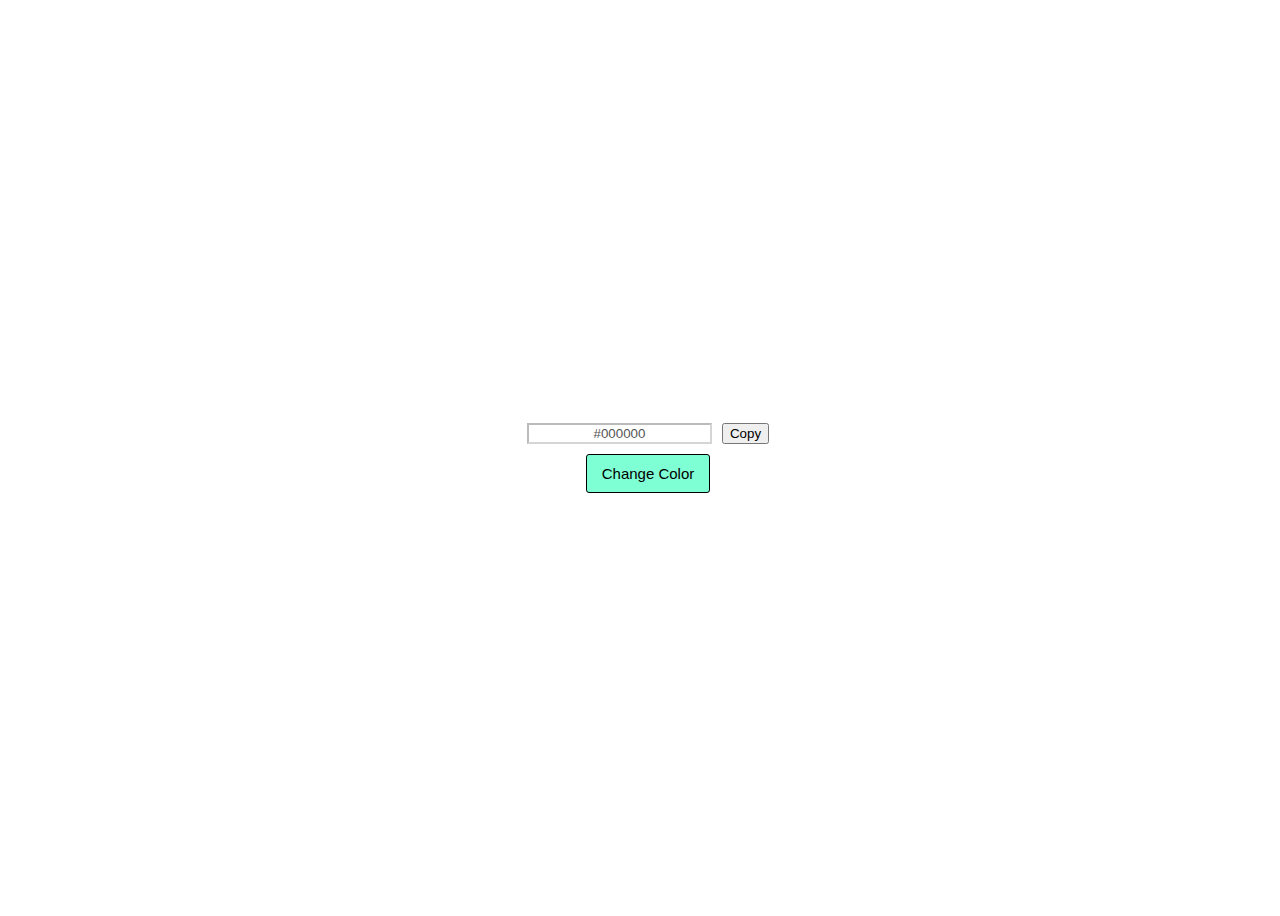
<file: 01. color change/index.html>
<!DOCTYPE html>
<html lang="en">
  <head>
    <meta charset="UTF-8" />
    <meta name="viewport" content="width=device-width, initial-scale=1.0" />
    <title>Background color change</title>
    <link rel="stylesheet" href="style.css" />
  </head>
  <body>
    <!-- <button id="btn">Change Color RGB</button> -->
    <button id="change-btn">Change Color</button>
    <!-- <button id="btnHsl">Change Color HSL</button> -->
    <div class="input-btn">
      <input type="text" value="#000000" id="output" disabled />
      <button id="copy-btn" title="Copy to text">Copy</button>
    </div>

    <!-- <script src="rgb/rgbscript.js"></script> -->
    <script src="hex/hexscript.js"></script>
    <!-- <script src="hsl/hslscript.js"></script> -->
  </body>
</html>
</file>
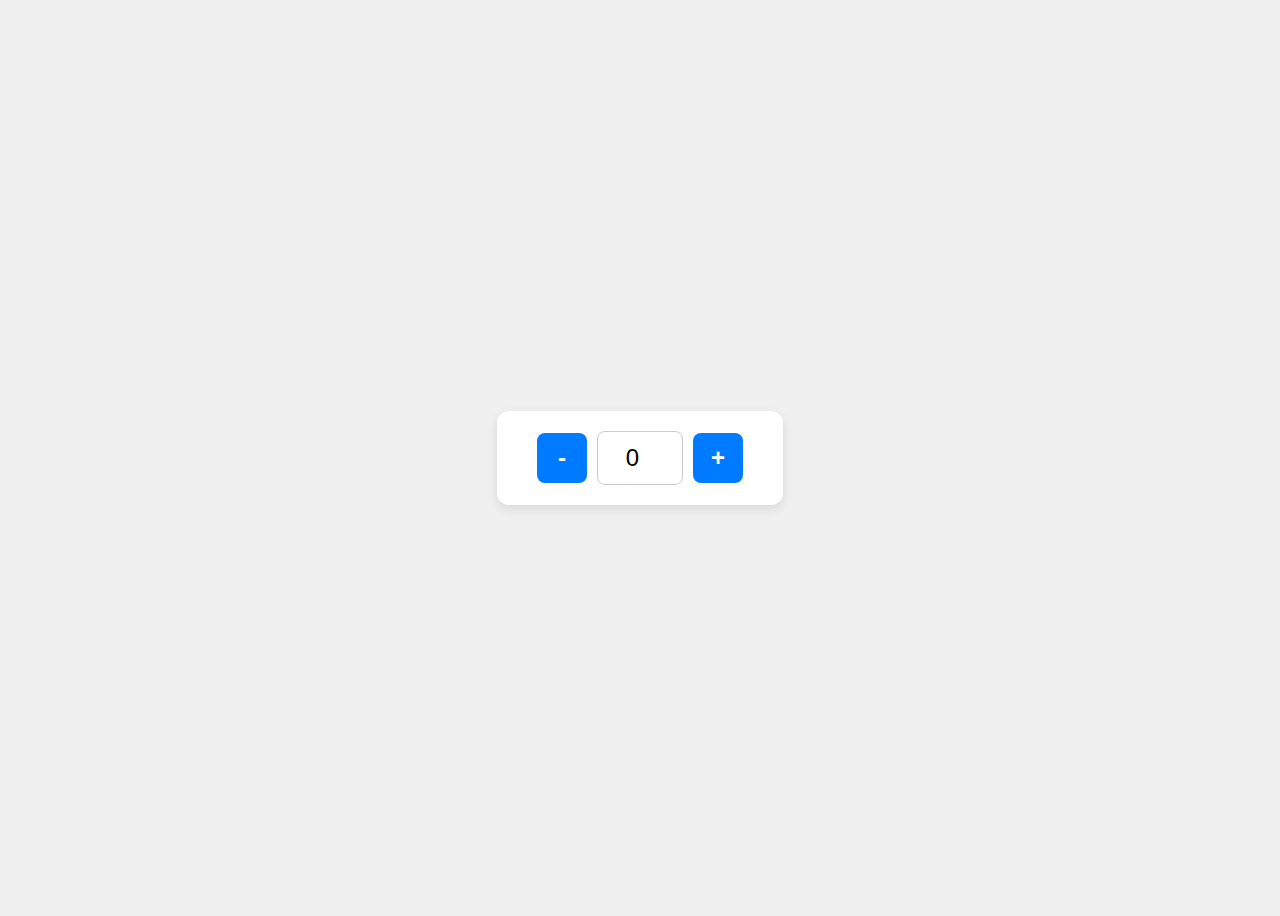
<file: 02. Increase or Decrease when click the button/index.html>
<!DOCTYPE html>
<html lang="en">
  <head>
    <meta charset="UTF-8" />
    <meta name="viewport" content="width=device-width, initial-scale=1.0" />
    <title>Increase or Decrease when click the button</title>
    <link rel="stylesheet" href="style.css" />
  </head>
  <body>
    <div class="counter-container">
      <button id="decrease-btn">-</button>
      <input type="number" id="counter" value="0" readonly />
      <button id="increase-btn">+</button>
    </div>

    <script src="script.js"></script>
  </body>
</html>
</file>
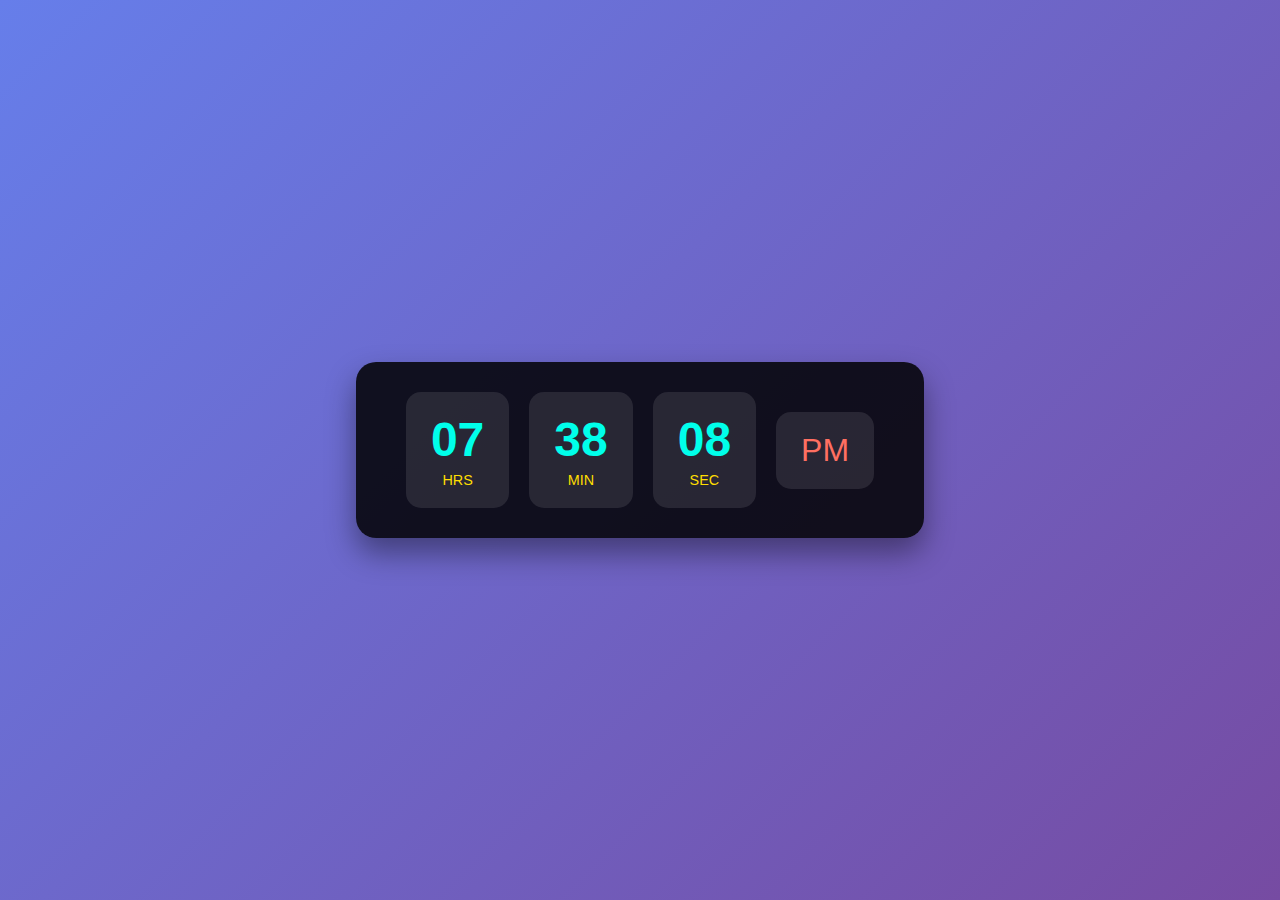
<file: 04. Digital clock/index.html>
<!DOCTYPE html>
<html lang="en">
  <head>
    <meta charset="UTF-8" />
    <meta name="viewport" content="width=device-width, initial-scale=1.0" />
    <title>Digital Clock Project</title>
    <link rel="stylesheet" href="style.css" />
    <script src="script.js" defer></script>
  </head>
  <body>
    <div class="clock-container">
      <div class="clock">
        <div class="time-box">
          <span id="hours">00</span>
          <span class="label">HRS</span>
        </div>
        <div class="time-box">
          <span id="minutes">00</span>
          <span class="label">MIN</span>
        </div>
        <div class="time-box">
          <span id="seconds">00</span>
          <span class="label">SEC</span>
        </div>
        <div class="time-box ampm-box">
          <span id="ampm">AM</span>
        </div>
      </div>
    </div>
  </body>
</html>
</file>
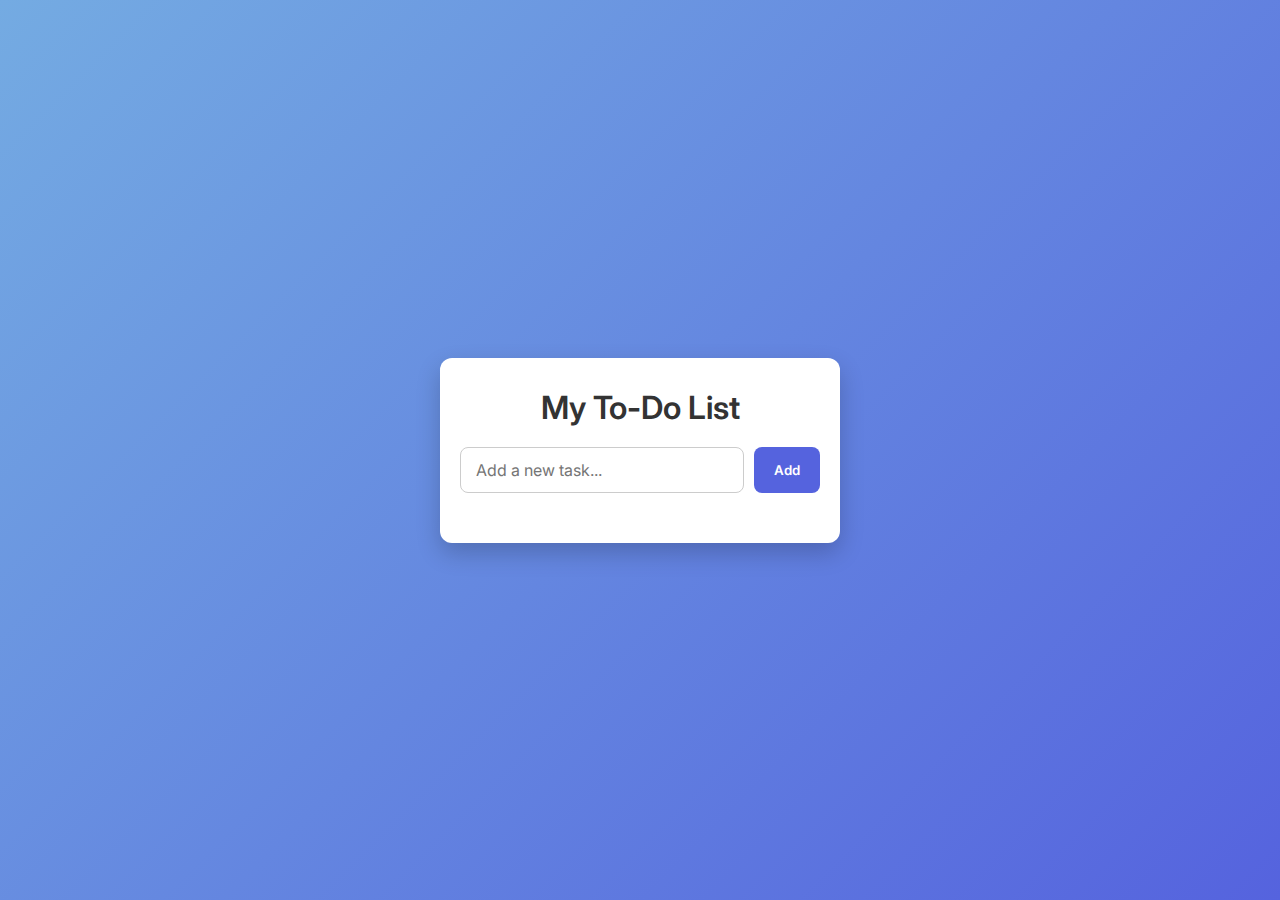
<file: 05. To Do List App/index.html>
<!DOCTYPE html>
<html lang="en">
  <head>
    <meta charset="UTF-8" />
    <meta name="viewport" content="width=device-width, initial-scale=1.0" />
    <link
      href="https://fonts.googleapis.com/css2?family=Inter:wght@400;600&display=swap"
      rel="stylesheet"
    />

    <title>To Do Application Project</title>
    <link rel="stylesheet" href="style.css" />
    <script src="script.js" defer></script>
  </head>

  <body>
    <div class="todo-container">
      <h1 class="title">My To-Do List</h1>
      <div class="input-section">
        <input
          type="text"
          placeholder="Add a new task..."
          class="todo-input"
          id="todo-input"
        />
        <button class="add-btn" id="add-btn">Add</button>
      </div>
      <ul class="todo-list" id="todo-list">
        <!-- Example task -->
        <!-- <li class="todo-item">
          <span>Finish CSS project</span>
          <button class="delete-btn">&times;</button>
        </li> -->
      </ul>
    </div>
  </body>
</html>
</file>
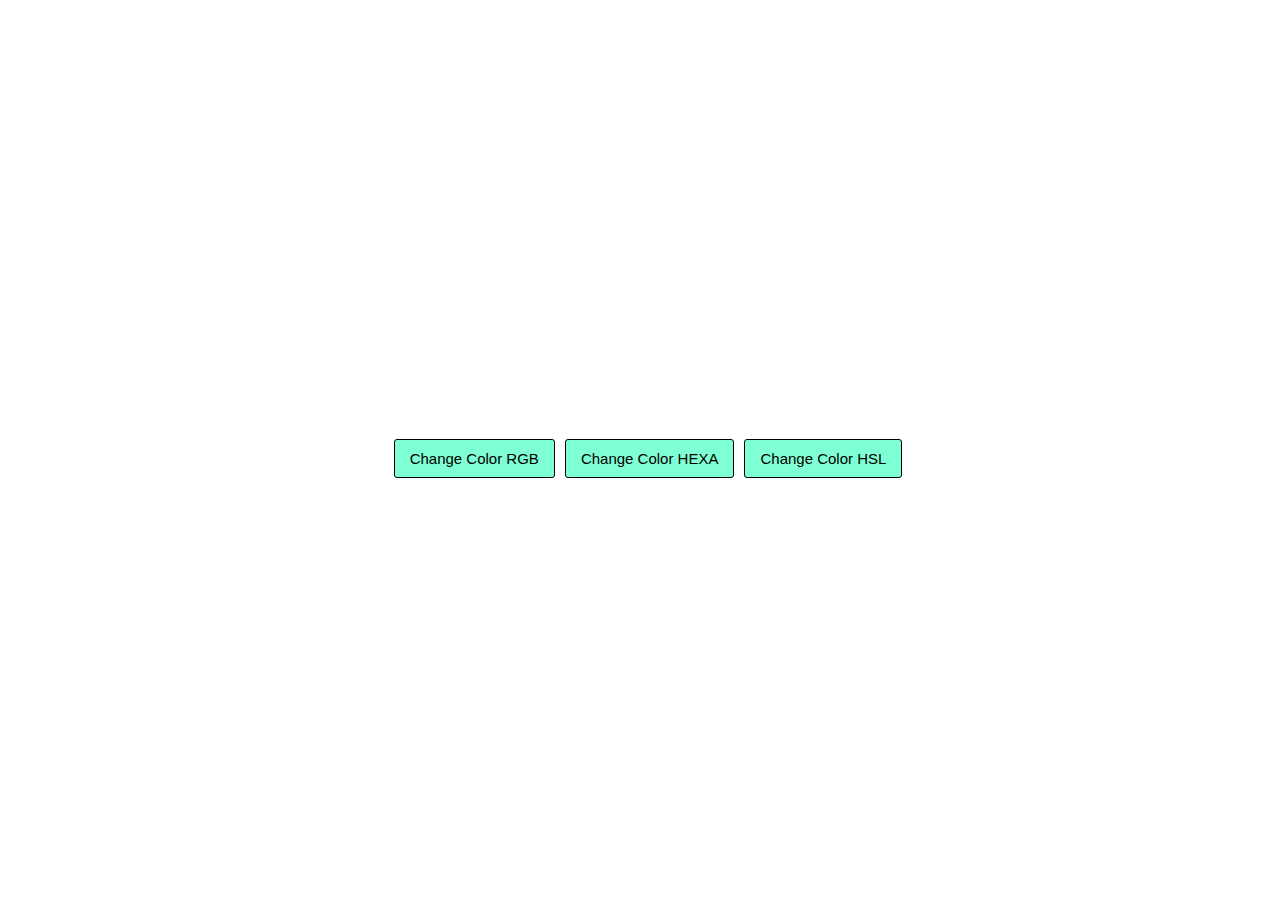
<file: color change/index.html>
<!DOCTYPE html>
<html lang="en">
  <head>
    <meta charset="UTF-8" />
    <meta name="viewport" content="width=device-width, initial-scale=1.0" />
    <title>Background color change</title>
    <link rel="stylesheet" href="style.css" />
  </head>
  <body>
    <button id="btn">Change Color RGB</button>
    <button id="btnHexa">Change Color HEXA</button>
    <button id="btnHsl">Change Color HSL</button>

    <script src="rgb/rgbscript.js"></script>
    <script src="hexa/hexascript.js"></script>
    <script src="hsl/hslscript.js"></script>
  </body>
</html>
</file>
<file: 01. color change/style.css>
body {
  width: 100vw;
  height: 100vh;
  text-align: center;
  display: flex;
  justify-content: center;
  align-items: center;
  gap: 10px;
  font-weight: 500;
  flex-direction: column-reverse;
}
/* #btn {
  padding: 10px 15px;
  font-size: 15px;
  font-weight: 500;
  background-color: aquamarine;
  color: black;
  border: 1px solid black;
  border-radius: 3px;
  transition: all 0.2s;
}

#btn:hover {
  background-color: transparent;
  border: 1px solid aquamarine; 
}*/
#change-btn {
  padding: 10px 15px;
  font-size: 15px;
  background-color: aquamarine;
  color: black;
  border: 1px solid black;
  border-radius: 3px;
  transition: all 0.2s;
}

#change-btn:hover {
  background-color: transparent;
  border: 1px solid aquamarine;
}
/* 
#btnHsl {
  padding: 10px 15px;
  font-size: 15px;
  font-weight: 500;
  background-color: aquamarine;
  color: black;
  border: 1px solid black;
  border-radius: 3px;
  transition: all 0.2s;
}

#btnHsl:hover {
  background-color: transparent;
  border: 1px solid aquamarine;
} */

#output {
  background-color: #fff;
  text-align: center;
}
.input-btn {
  display: flex;
  gap: 10px;
}
</file>
<file: 02. Increase or Decrease when click the button/style.css>
body {
  display: flex;
  justify-content: center;
  align-items: center;
  height: 100vh;
  font-family: Arial, sans-serif;
  background-color: #f0f0f0;
}

.counter-container {
  background-color: #fff;
  padding: 20px 40px;
  border-radius: 12px;
  box-shadow: 0 4px 12px rgba(0, 0, 0, 0.1);
  display: flex;
  align-items: center;
  gap: 10px;
}

.counter-container button {
  width: 50px;
  height: 50px;
  font-size: 24px;
  font-weight: bold;
  border: none;
  border-radius: 8px;
  cursor: pointer;
  background-color: #007bff;
  color: #fff;
  transition: background-color 0.2s;
}

.counter-container button:hover {
  background-color: #0056b3;
}

.counter-container input {
  width: 80px;
  height: 50px;
  text-align: center;
  font-size: 24px;
  border-radius: 8px;
  border: 1px solid #ccc;
}

.counter-container button:hover:enabled {
  background-color: #0056b3;
}

/* Disabled button effect 
eta korle logic deyar por order/btn click limit sesh hobar por btn er opacity kome jay and mouse cursor not allowed hoye jay .. */

.counter-container button:disabled {
  opacity: 0.5;
  cursor: not-allowed;
}
</file>
<file: 05. To Do List App/style.css>
/* Import font */
* {
  box-sizing: border-box;
  margin: 0;
  padding: 0;
  font-family: "Inter", sans-serif;
}

body {
  display: flex;
  justify-content: center;
  align-items: center;
  height: 100vh;
  background: linear-gradient(135deg, #74abe2, #5563de);
}

.todo-container {
  background-color: #fff;
  width: 100%;
  max-width: 400px;
  border-radius: 12px;
  box-shadow: 0 10px 25px rgba(0, 0, 0, 0.2);
  padding: 30px 20px;
}

.title {
  text-align: center;
  font-size: 2rem;
  font-weight: 600;
  color: #333;
  margin-bottom: 20px;
}

.input-section {
  display: flex;
  gap: 10px;
  margin-bottom: 20px;
}

.todo-input {
  flex: 1;
  padding: 12px 15px;
  border-radius: 8px;
  border: 1px solid #ccc;
  font-size: 1rem;
  outline: none;
  transition: border-color 0.3s;
}

.todo-input:focus {
  border-color: #5563de;
}

.add-btn {
  padding: 12px 20px;
  background-color: #5563de;
  color: #fff;
  border: none;
  border-radius: 8px;
  cursor: pointer;
  font-weight: 600;
  transition: background-color 0.3s;
}

.add-btn:hover {
  background-color: #4350b5;
}

.todo-list {
  list-style: none;
}

.todo-item {
  display: flex;
  justify-content: space-between;
  align-items: center;
  padding: 12px 15px;
  margin-bottom: 10px;
  background-color: #f7f7f7;
  border-radius: 8px;
  transition: background-color 0.3s;
}

.todo-item span {
  font-size: 1rem;
  color: #333;
}

.todo-item:hover {
  background-color: #e0e0e0;
}

.delete-btn {
  background-color: transparent;
  border: none;
  color: #ff4d4f;
  font-size: 1.2rem;
  cursor: pointer;
  transition: transform 0.2s;
}

.delete-btn:hover {
  transform: scale(1.2);
}
</file>
<file: color change/style.css>
body {
  width: 100vw;
  height: 100vh;
  text-align: center;
  display: flex;
  justify-content: center;
  align-items: center;
  gap: 10px;
  font-weight: 500;
}
#btn {
  padding: 10px 15px;
  font-size: 15px;
  font-weight: 500;
  background-color: aquamarine;
  color: black;
  border: 1px solid black;
  border-radius: 3px;
  transition: all 0.2s;
}

#btn:hover {
  background-color: transparent;
  border: 1px solid aquamarine;
}
#btnHexa {
  padding: 10px 15px;
  font-size: 15px;
  font-weight: 500;
  background-color: aquamarine;
  color: black;
  border: 1px solid black;
  border-radius: 3px;
  transition: all 0.2s;
}

#btnHexa:hover {
  background-color: transparent;
  border: 1px solid aquamarine;
}

#btnHsl {
  padding: 10px 15px;
  font-size: 15px;
  font-weight: 500;
  background-color: aquamarine;
  color: black;
  border: 1px solid black;
  border-radius: 3px;
  transition: all 0.2s;
}

#btnHsl:hover {
  background-color: transparent;
  border: 1px solid aquamarine;
}
</file>
<file: 04. Digital clock/style.css>
/* Basic Reset */
* {
  margin: 0;
  padding: 0;
  box-sizing: border-box;
  font-family: "Segoe UI", Tahoma, Geneva, Verdana, sans-serif;
}

body {
  display: flex;
  justify-content: center;
  align-items: center;
  height: 100vh;
  background: linear-gradient(135deg, #667eea, #764ba2);
}

/* Clock Container */
.clock-container {
  background: rgba(0, 0, 0, 0.85);
  padding: 30px 50px;
  border-radius: 20px;
  box-shadow: 0 15px 30px rgba(0, 0, 0, 0.4);
}

/* Clock Flex */
.clock {
  display: flex;
  justify-content: center;
  align-items: center;
  gap: 20px;
}

/* Time Box */
.time-box {
  background: rgba(255, 255, 255, 0.1);
  padding: 20px 25px;
  border-radius: 15px;
  text-align: center;
  min-width: 80px;
}

.time-box span {
  display: block;
}

#hours,
#minutes,
#seconds {
  font-size: 3rem;
  font-weight: bold;
  color: #00ffea;
}

.label {
  font-size: 0.9rem;
  color: #ffde00;
  margin-top: 5px;
}

.ampm-box span {
  font-size: 2rem;
  color: #ff6f61;
}
</file>
